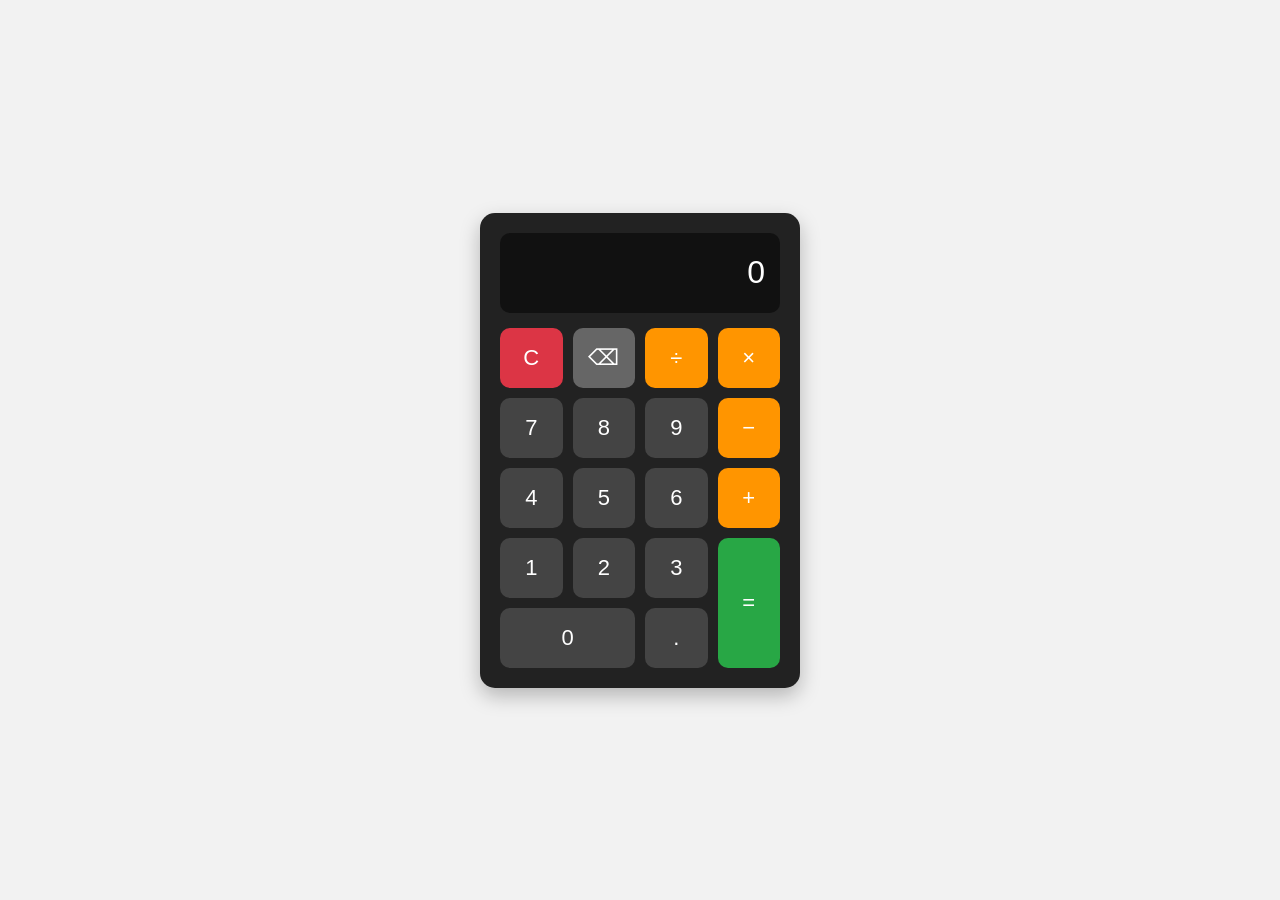
<file: WebDev-L2-Calculator/index.html>
<!DOCTYPE html>
<html lang="en">
<head>
    <meta charset="UTF-8">
    <meta name="viewport" content="width=device-width, initial-scale=1.0">
    <title>Calculator</title>
    <link rel="stylesheet" href="style.css">
</head>

<body>

    <div class="calculator">
        <div class="display" id="display">0</div>

        <div class="buttons">
            <button class="clear" id="clear">C</button>
            <button id="backspace">⌫</button>
            <button class="operator" data-operator="/">÷</button>
            <button class="operator" data-operator="*">×</button>

            <button class="number">7</button>
            <button class="number">8</button>
            <button class="number">9</button>
            <button class="operator" data-operator="-">−</button>

            <button class="number">4</button>
            <button class="number">5</button>
            <button class="number">6</button>
            <button class="operator" data-operator="+">+</button>

            <button class="number">1</button>
            <button class="number">2</button>
            <button class="number">3</button>
            <button class="equals" id="equals">=</button>

            <button class="number zero">0</button>
            <button class="decimal" id="decimal">.</button>
        </div>
    </div>

    <script src="script.js"></script>
</body>
</html>
</file>
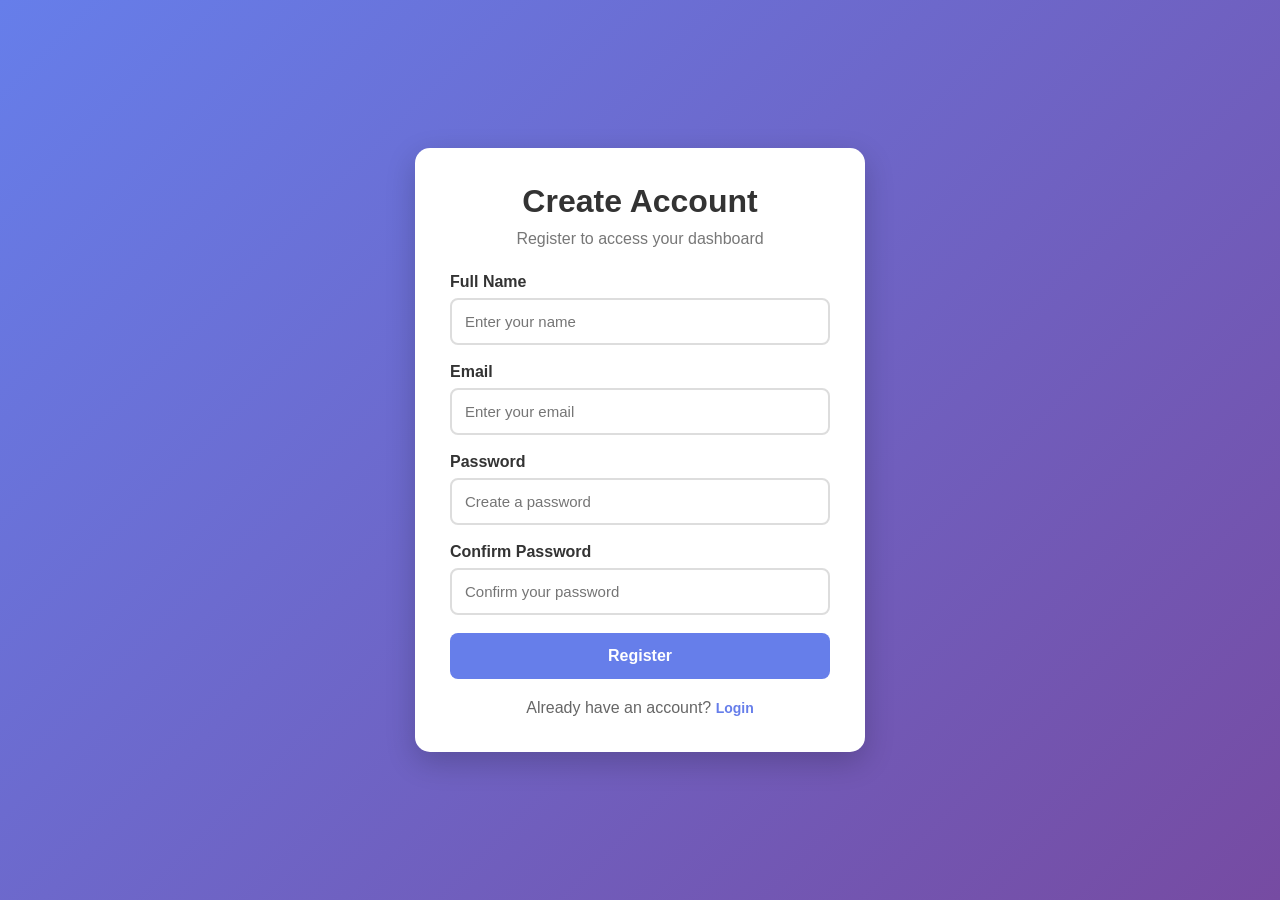
<file: WebDev-L2-LoginAuthentication/index.html>
<!DOCTYPE html>
<html lang="en">

<head>
    <meta charset="UTF-8">
    <meta name="viewport" content="width=device-width, initial-scale=1.0">

    <title>Login Authentication System</title>

    <link rel="stylesheet" href="style.css">
</head>

<body>

    <div class="container">

        <!-- Registration Section -->
        <div id="registerSection" class="form-box">

            <h1>Create Account</h1>

            <p class="subtitle">
                Register to access your dashboard
            </p>

            <form id="registerForm">

                <label for="registerName">Full Name</label>

                <input
                    type="text"
                    id="registerName"
                    placeholder="Enter your name"
                    required
                >

                <label for="registerEmail">Email</label>

                <input
                    type="email"
                    id="registerEmail"
                    placeholder="Enter your email"
                    required
                >

                <label for="registerPassword">Password</label>

                <input
                    type="password"
                    id="registerPassword"
                    placeholder="Create a password"
                    required
                >

                <label for="confirmPassword">Confirm Password</label>

                <input
                    type="password"
                    id="confirmPassword"
                    placeholder="Confirm your password"
                    required
                >

                <button type="submit">
                    Register
                </button>

            </form>

            <p id="registerMessage" class="message"></p>

            <p class="switch-text">
                Already have an account?
                <button type="button" id="showLogin">
                    Login
                </button>
            </p>

        </div>


        <!-- Login Section -->
        <div id="loginSection" class="form-box hidden">

            <h1>Welcome Back</h1>

            <p class="subtitle">
                Login to your account
            </p>

            <form id="loginForm">

                <label for="loginEmail">Email</label>

                <input
                    type="email"
                    id="loginEmail"
                    placeholder="Enter your email"
                    required
                >

                <label for="loginPassword">Password</label>

                <input
                    type="password"
                    id="loginPassword"
                    placeholder="Enter your password"
                    required
                >

                <button type="submit">
                    Login
                </button>

            </form>

            <p id="loginMessage" class="message"></p>

            <p class="switch-text">
                Don't have an account?
                <button type="button" id="showRegister">
                    Register
                </button>
            </p>

        </div>


        <!-- Dashboard -->
        <div id="dashboardSection" class="dashboard hidden">

            <h1>Dashboard</h1>

            <p>
                Welcome,
                <strong id="userName"></strong>
            </p>

            <p id="userEmail"></p>

            <button id="logoutBtn" class="logout-btn">
                Logout
            </button>

        </div>

    </div>

    <script src="script.js"></script>

</body>

</html>
</file>
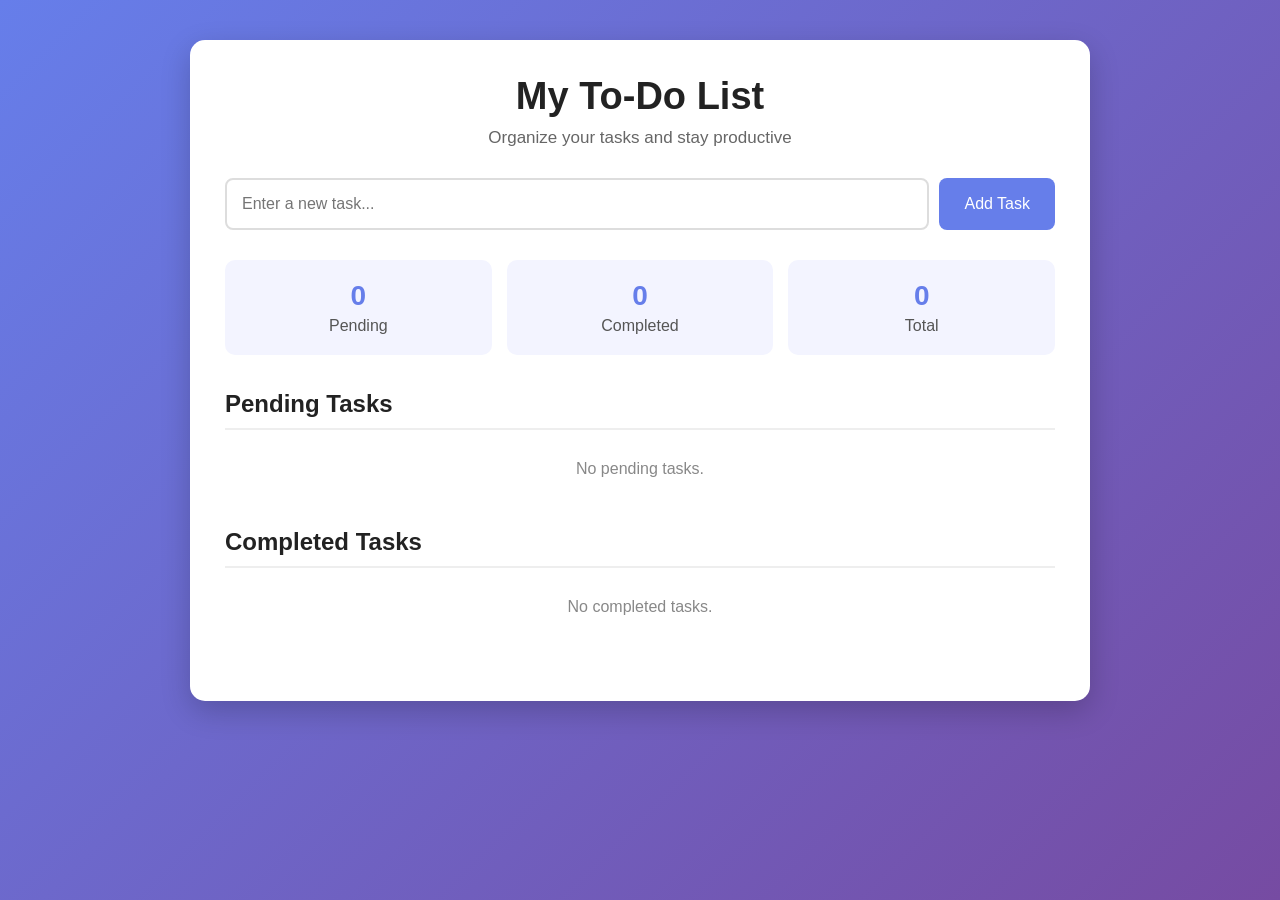
<file: WebDev-L2-ToDoApp/index.html>
<!DOCTYPE html>
<html lang="en">

<head>
    <meta charset="UTF-8">
    <meta name="viewport" content="width=device-width, initial-scale=1.0">

    <title>To-Do Web App</title>

    <link rel="stylesheet" href="style.css">
</head>

<body>

    <div class="container">

        <header>
            <h1>My To-Do List</h1>
            <p>Organize your tasks and stay productive</p>
        </header>

        <!-- Add Task -->
        <div class="task-input">

            <input
                type="text"
                id="taskInput"
                placeholder="Enter a new task..."
            >

            <button id="addTaskBtn">Add Task</button>

        </div>

        <!-- Task Counts -->
        <div class="task-counts">

            <div class="count-box">
                <h3 id="pendingCount">0</h3>
                <p>Pending</p>
            </div>

            <div class="count-box">
                <h3 id="completedCount">0</h3>
                <p>Completed</p>
            </div>

            <div class="count-box">
                <h3 id="totalCount">0</h3>
                <p>Total</p>
            </div>

        </div>

        <!-- Pending Tasks -->
        <section class="task-section">

            <h2>Pending Tasks</h2>

            <ul id="pendingTasks"></ul>

            <p id="pendingEmpty" class="empty-message">
                No pending tasks.
            </p>

        </section>

        <!-- Completed Tasks -->
        <section class="task-section">

            <h2>Completed Tasks</h2>

            <ul id="completedTasks"></ul>

            <p id="completedEmpty" class="empty-message">
                No completed tasks.
            </p>

        </section>

    </div>

    <script src="script.js"></script>

</body>

</html>
</file>
<file: WebDev-L2-Calculator/style.css>
* {
    box-sizing: border-box;
    margin: 0;
    padding: 0;
}

body {
    font-family: Arial, sans-serif;
    background: #f2f2f2;
    min-height: 100vh;

    display: flex;
    justify-content: center;
    align-items: center;
}

.calculator {
    width: 320px;
    background: #222;
    padding: 20px;
    border-radius: 15px;
    box-shadow: 0 8px 20px rgba(0, 0, 0, 0.25);
}

.display {
    width: 100%;
    height: 80px;
    background: #111;
    color: white;

    display: flex;
    align-items: center;
    justify-content: flex-end;

    padding: 10px 15px;
    margin-bottom: 15px;

    border-radius: 10px;
    font-size: 32px;

    overflow: hidden;
    white-space: nowrap;
}

.buttons {
    display: grid;
    grid-template-columns: repeat(4, 1fr);
    gap: 10px;
}

button {
    height: 60px;
    border: none;
    border-radius: 10px;

    font-size: 22px;
    cursor: pointer;

    background: #444;
    color: white;
}

button:hover {
    background: #555;
}

button:active {
    transform: scale(0.95);
}

.operator {
    background: #ff9500;
}

.operator:hover {
    background: #e68900;
}

.equals {
    background: #28a745;
    grid-row: span 2;
    height: 130px;
}

.equals:hover {
    background: #218838;
}

.clear {
    background: #dc3545;
}

.clear:hover {
    background: #c82333;
}

.zero {
    grid-column: span 2;
}

.decimal {
    background: #444;
}

#backspace {
    background: #666;
}
</file>
<file: WebDev-L2-LoginAuthentication/style.css>
/* General Settings */

* {
    margin: 0;
    padding: 0;
    box-sizing: border-box;
}

body {
    font-family: Arial, sans-serif;
    background: linear-gradient(135deg, #667eea, #764ba2);
    min-height: 100vh;

    display: flex;
    justify-content: center;
    align-items: center;

    padding: 20px;
}

/* Main Container */

.container {
    width: 100%;
    max-width: 450px;
}

/* Form Box */

.form-box,
.dashboard {
    background-color: white;
    padding: 35px;
    border-radius: 15px;

    box-shadow: 0 10px 30px rgba(0, 0, 0, 0.2);
}

/* Heading */

.form-box h1,
.dashboard h1 {
    text-align: center;
    margin-bottom: 10px;
    color: #333;
}

/* Subtitle */

.subtitle {
    text-align: center;
    color: #777;
    margin-bottom: 25px;
}

/* Labels */

label {
    display: block;
    margin-bottom: 7px;
    font-weight: bold;
    color: #333;
}

/* Inputs */

input {
    width: 100%;

    padding: 13px;

    margin-bottom: 18px;

    border: 2px solid #ddd;

    border-radius: 8px;

    font-size: 15px;

    outline: none;
}

input:focus {
    border-color: #667eea;
}

/* Main Buttons */

form button {
    width: 100%;

    padding: 14px;

    border: none;

    border-radius: 8px;

    background-color: #667eea;

    color: white;

    font-size: 16px;

    font-weight: bold;

    cursor: pointer;
}

form button:hover {
    background-color: #5568d9;
}

/* Messages */

.message {
    text-align: center;

    margin-top: 15px;

    font-size: 14px;
}

/* Switch Login/Register */

.switch-text {
    text-align: center;

    margin-top: 20px;

    color: #666;
}

.switch-text button {
    border: none;

    background: none;

    color: #667eea;

    font-weight: bold;

    cursor: pointer;

    font-size: 14px;
}

/* Hide Sections */

.hidden {
    display: none;
}

/* Dashboard */

.dashboard {
    text-align: center;
}

.dashboard p {
    margin-top: 15px;

    color: #555;

    font-size: 17px;
}

/* Logout Button */

.logout-btn {
    margin-top: 25px;

    padding: 13px 30px;

    border: none;

    border-radius: 8px;

    background-color: #dc3545;

    color: white;

    font-size: 16px;

    cursor: pointer;
}

.logout-btn:hover {
    background-color: #c82333;
}

/* Mobile Responsive Design */

@media (max-width: 500px) {

    body {
        padding: 15px;
    }

    .form-box,
    .dashboard {
        padding: 25px 20px;
    }

    .form-box h1,
    .dashboard h1 {
        font-size: 28px;
    }
}
</file>
<file: WebDev-L2-ToDoApp/style.css>
/* General Settings */

* {
    margin: 0;
    padding: 0;
    box-sizing: border-box;
}

body {
    font-family: Arial, sans-serif;
    background: linear-gradient(135deg, #667eea, #764ba2);
    min-height: 100vh;
    padding: 40px 20px;
    color: #222;
}

/* Main Container */

.container {
    max-width: 900px;
    margin: auto;
    background-color: white;
    padding: 35px;
    border-radius: 15px;
    box-shadow: 0 10px 30px rgba(0, 0, 0, 0.2);
}

/* Header */

header {
    text-align: center;
    margin-bottom: 30px;
}

header h1 {
    font-size: 38px;
    margin-bottom: 10px;
}

header p {
    color: #666;
    font-size: 17px;
}

/* Task Input */

.task-input {
    display: flex;
    gap: 10px;
    margin-bottom: 30px;
}

.task-input input {
    flex: 1;
    padding: 15px;
    border: 2px solid #ddd;
    border-radius: 8px;
    font-size: 16px;
    outline: none;
}

.task-input input:focus {
    border-color: #667eea;
}

.task-input button {
    padding: 15px 25px;
    border: none;
    border-radius: 8px;
    background-color: #667eea;
    color: white;
    font-size: 16px;
    cursor: pointer;
}

.task-input button:hover {
    background-color: #5568d9;
}

/* Task Counts */

.task-counts {
    display: flex;
    justify-content: space-between;
    gap: 15px;
    margin-bottom: 35px;
}

.count-box {
    flex: 1;
    text-align: center;
    padding: 20px;
    background-color: #f3f4ff;
    border-radius: 10px;
}

.count-box h3 {
    font-size: 28px;
    color: #667eea;
    margin-bottom: 5px;
}

.count-box p {
    color: #555;
}

/* Task Sections */

.task-section {
    margin-bottom: 35px;
}

.task-section h2 {
    font-size: 24px;
    margin-bottom: 15px;
    border-bottom: 2px solid #eee;
    padding-bottom: 10px;
}

/* Task List */

ul {
    list-style: none;
}

.task-item {
    display: flex;
    align-items: center;
    gap: 10px;
    background-color: #f8f8f8;
    margin-bottom: 10px;
    padding: 15px;
    border-radius: 8px;
    border-left: 5px solid #667eea;
}

.task-text {
    flex: 1;
    font-size: 16px;
}

.completed-task {
    text-decoration: line-through;
    color: #888;
}

/* Buttons */

.task-buttons {
    display: flex;
    gap: 6px;
}

.task-buttons button {
    border: none;
    padding: 8px 10px;
    border-radius: 5px;
    cursor: pointer;
    color: white;
}

.complete-btn {
    background-color: #28a745;
}

.edit-btn {
    background-color: #f0ad4e;
}

.delete-btn {
    background-color: #dc3545;
}

.task-buttons button:hover {
    opacity: 0.8;
}

/* Empty Message */

.empty-message {
    text-align: center;
    color: #888;
    padding: 15px;
}

/* Mobile Responsive */

@media (max-width: 600px) {

    body {
        padding: 20px 10px;
    }

    .container {
        padding: 25px 18px;
    }

    header h1 {
        font-size: 30px;
    }

    .task-input {
        flex-direction: column;
    }

    .task-input button {
        width: 100%;
    }

    .task-counts {
        flex-direction: column;
    }

    .task-item {
        align-items: flex-start;
        flex-wrap: wrap;
    }

    .task-buttons {
        width: 100%;
    }

    .task-buttons button {
        flex: 1;
    }
}
</file>
